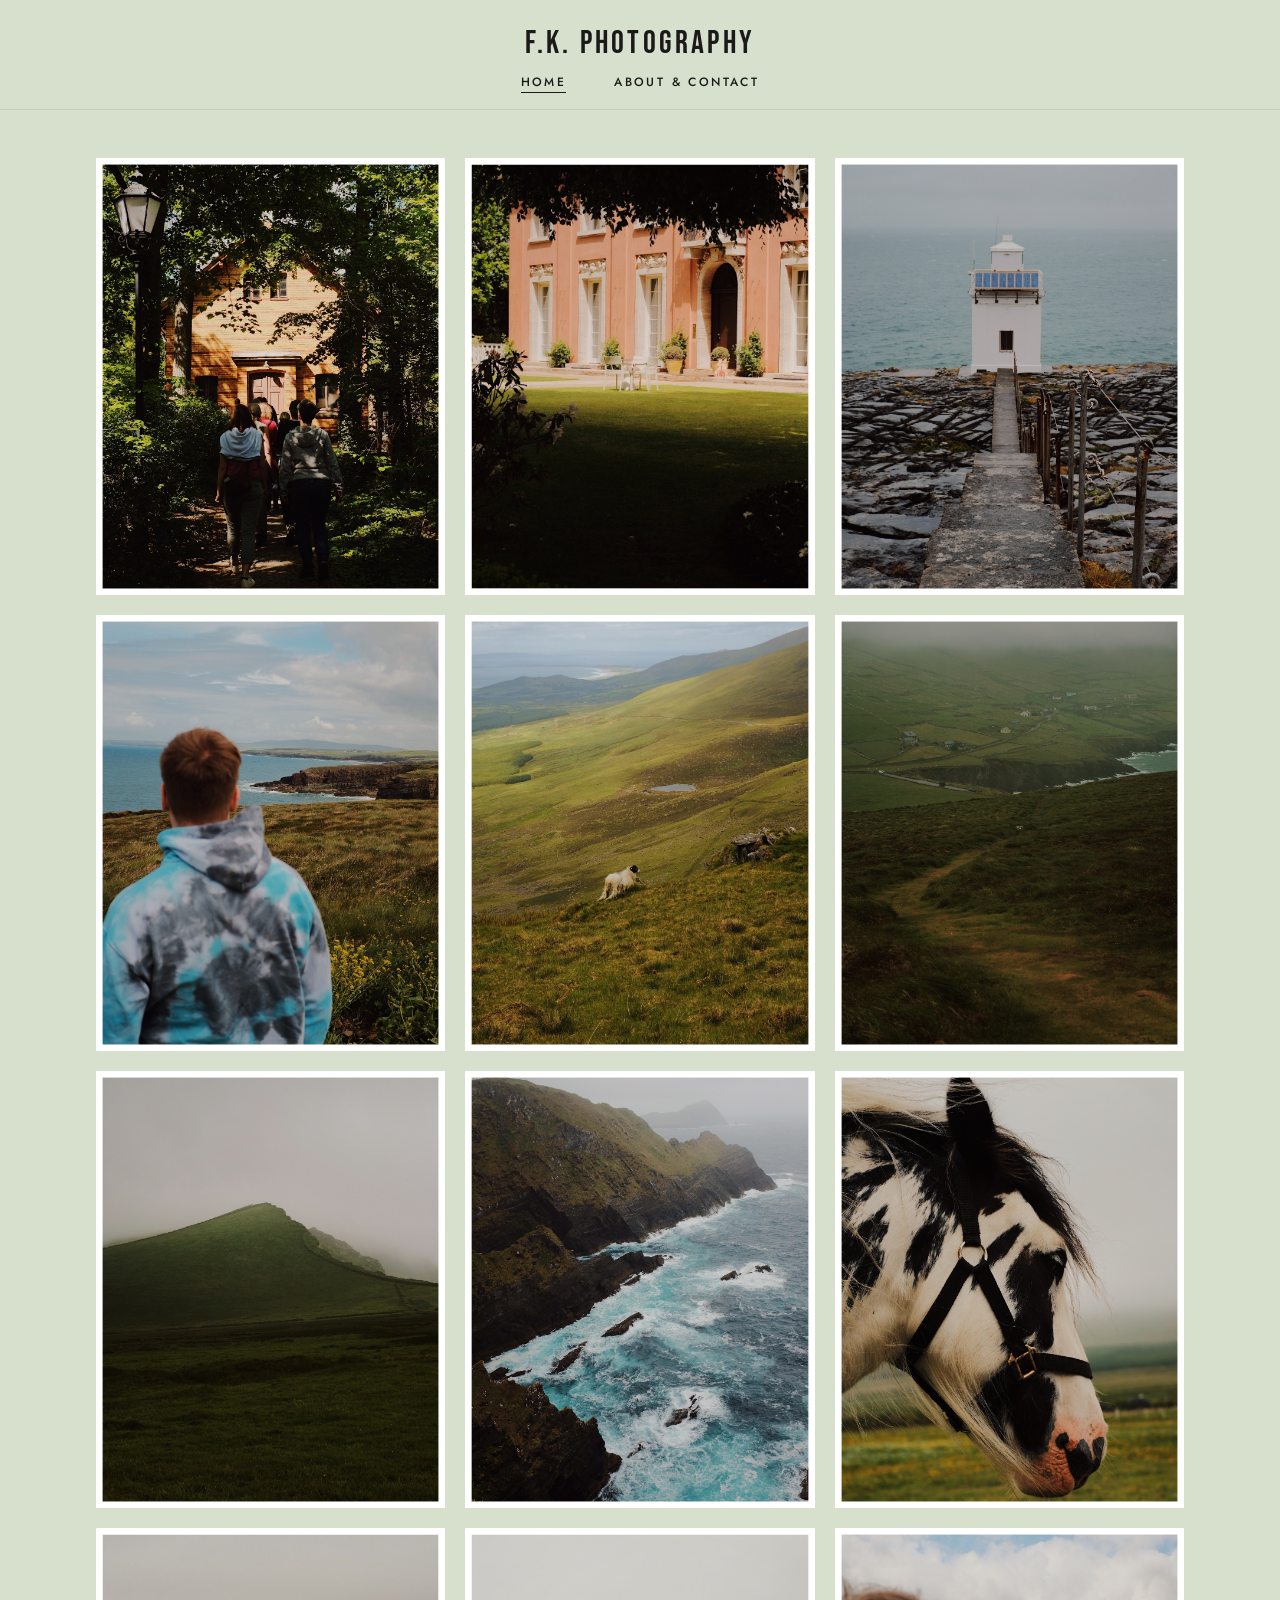
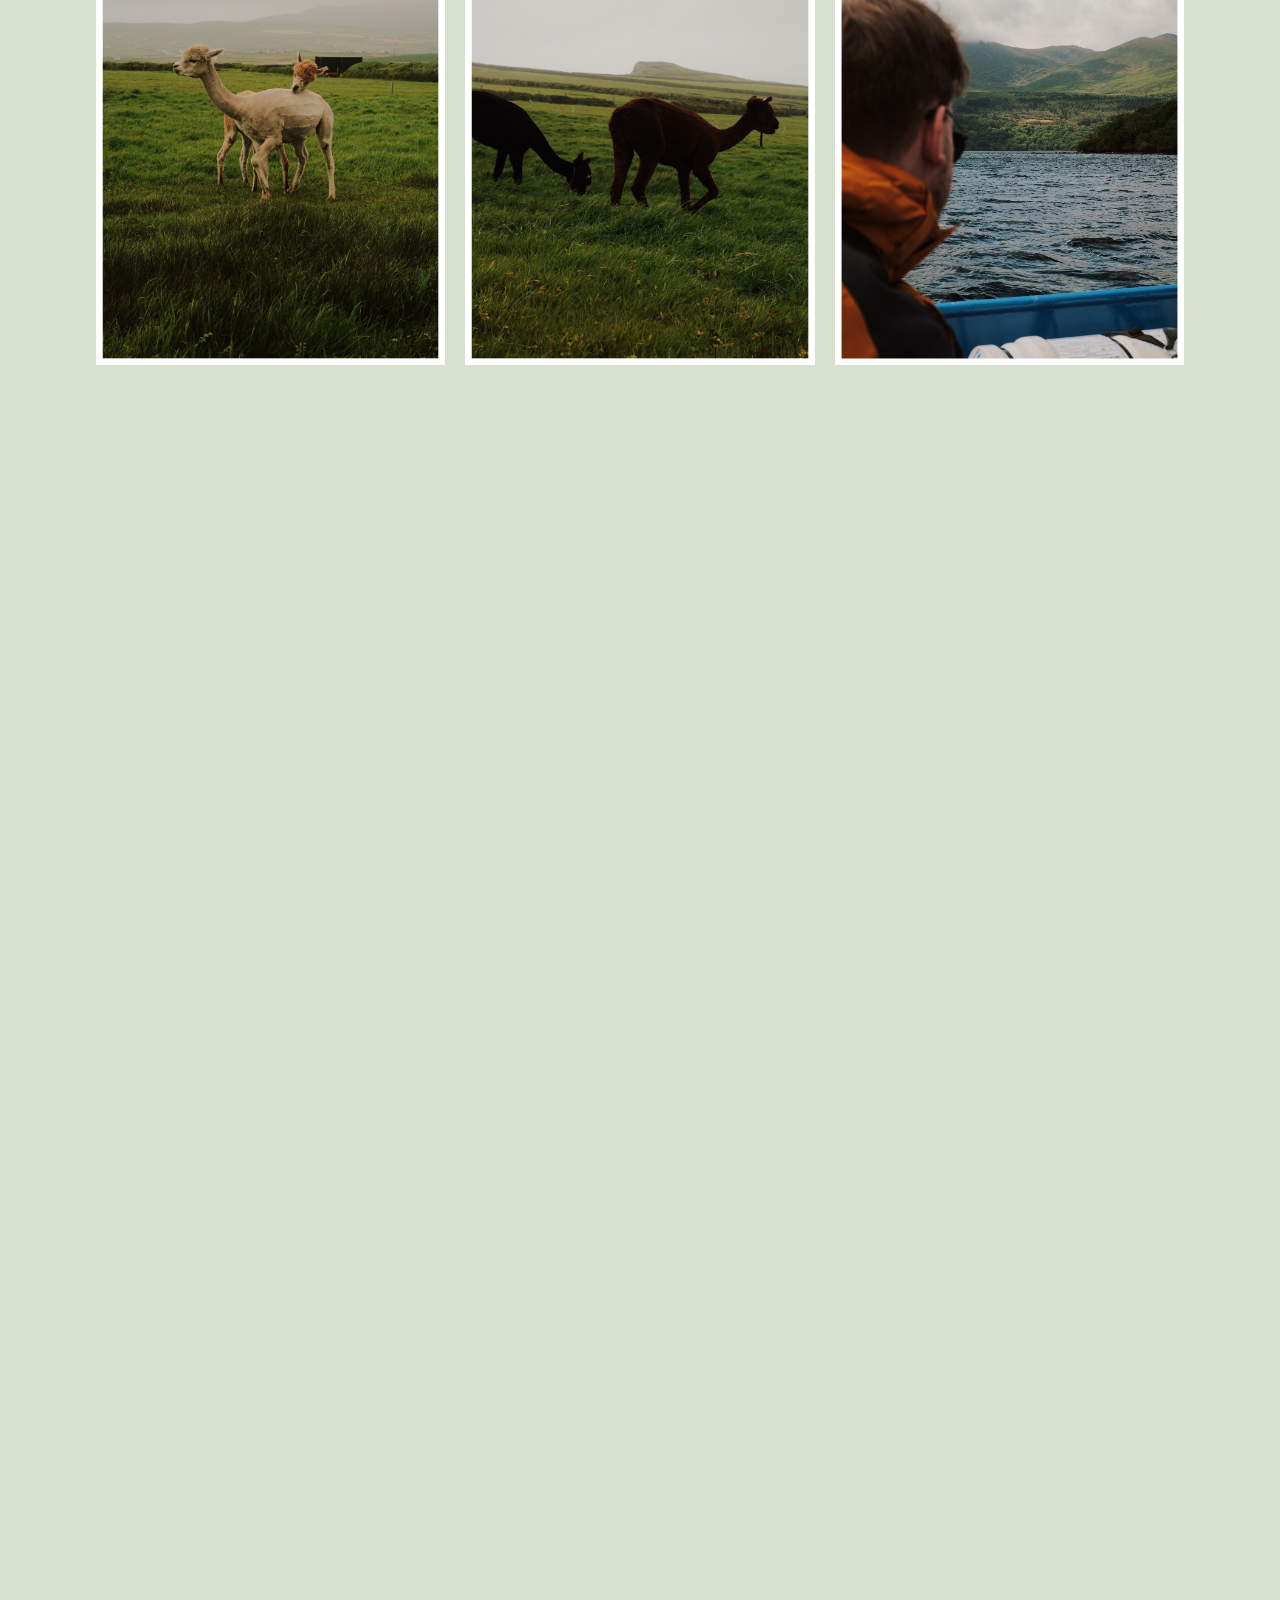
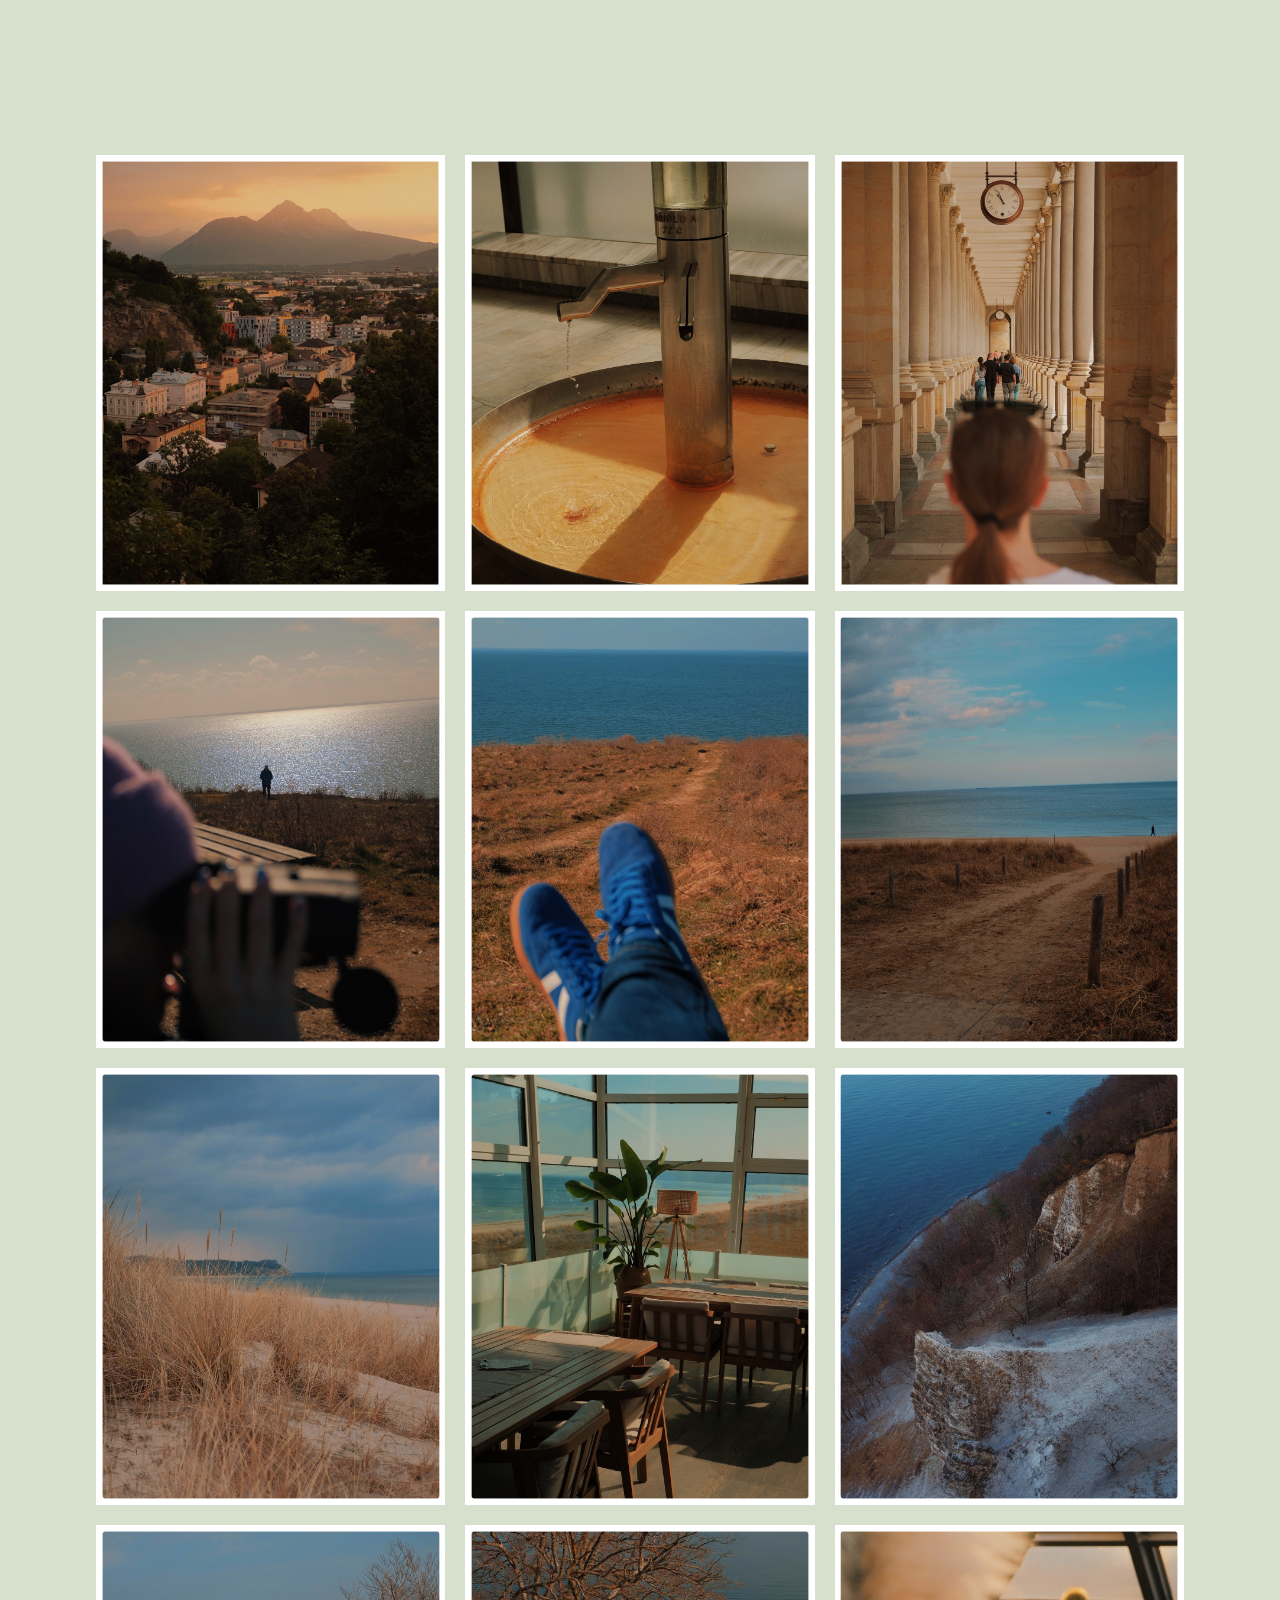
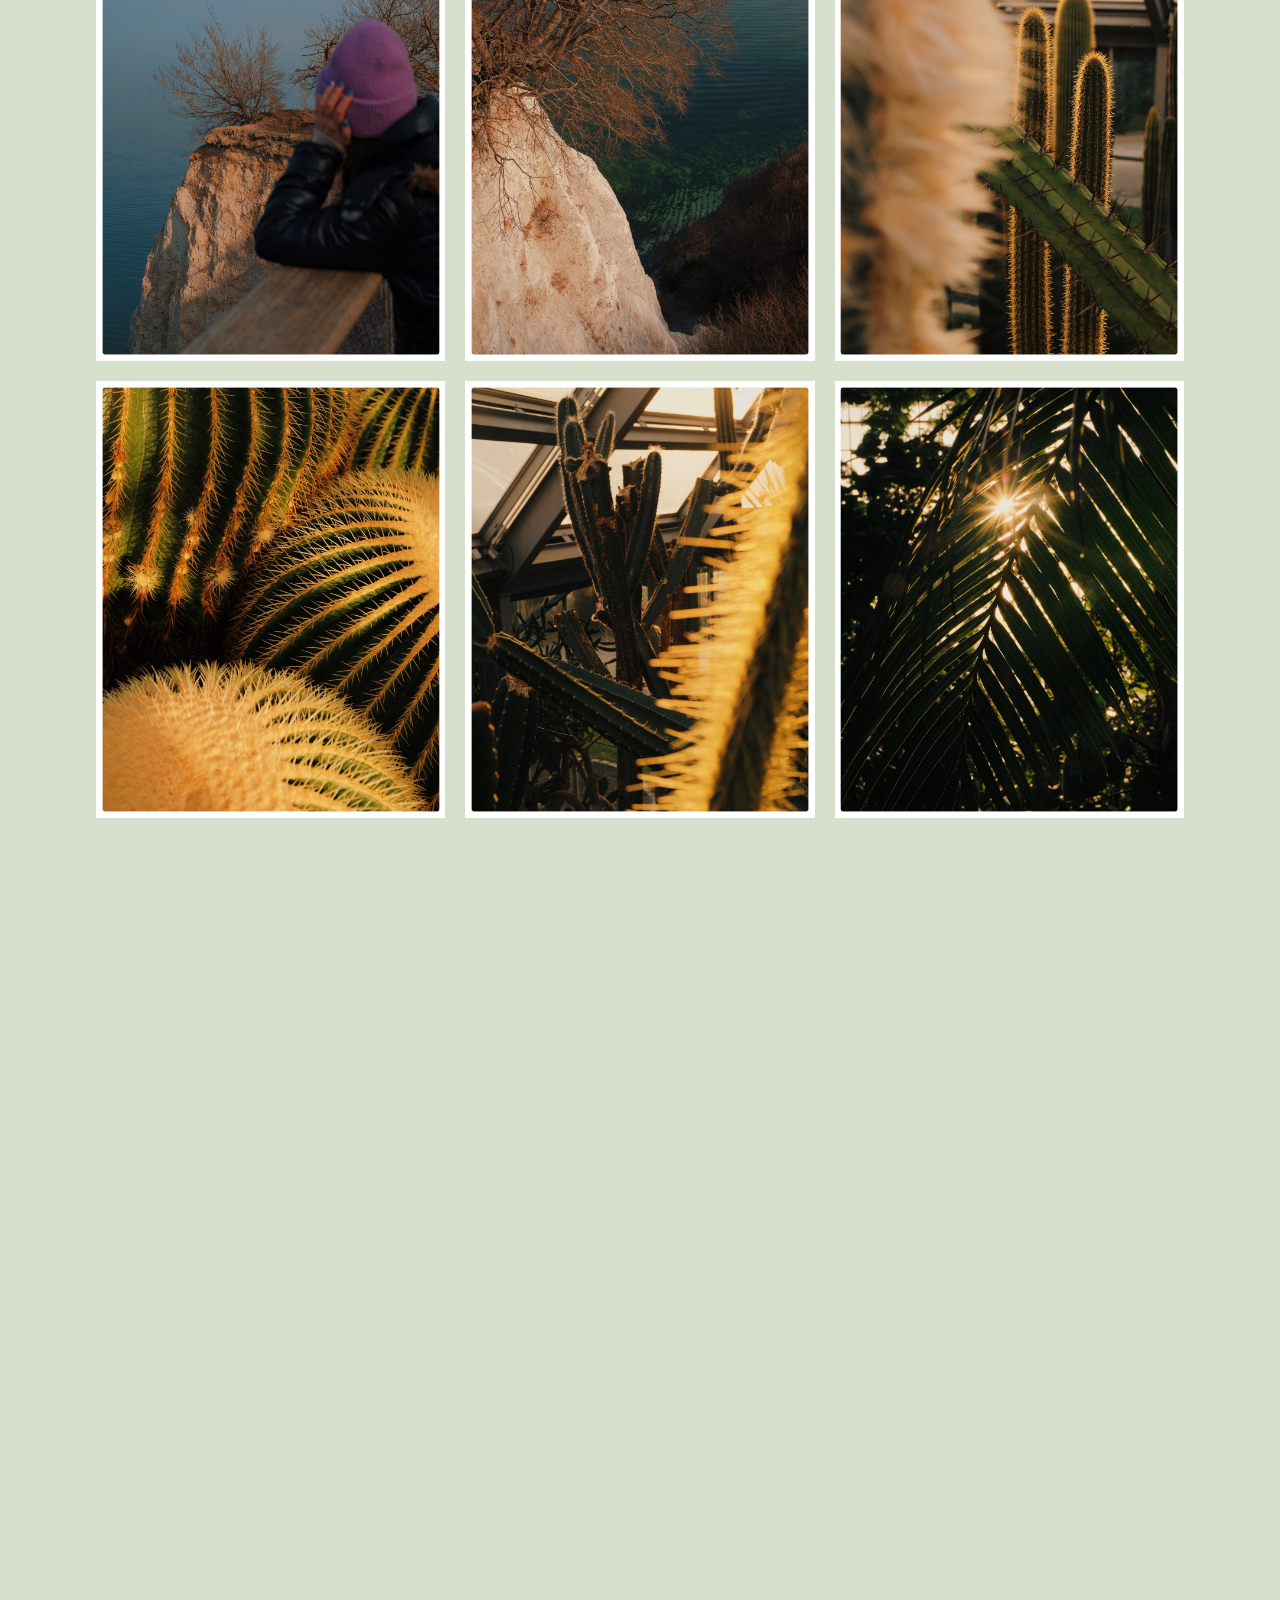
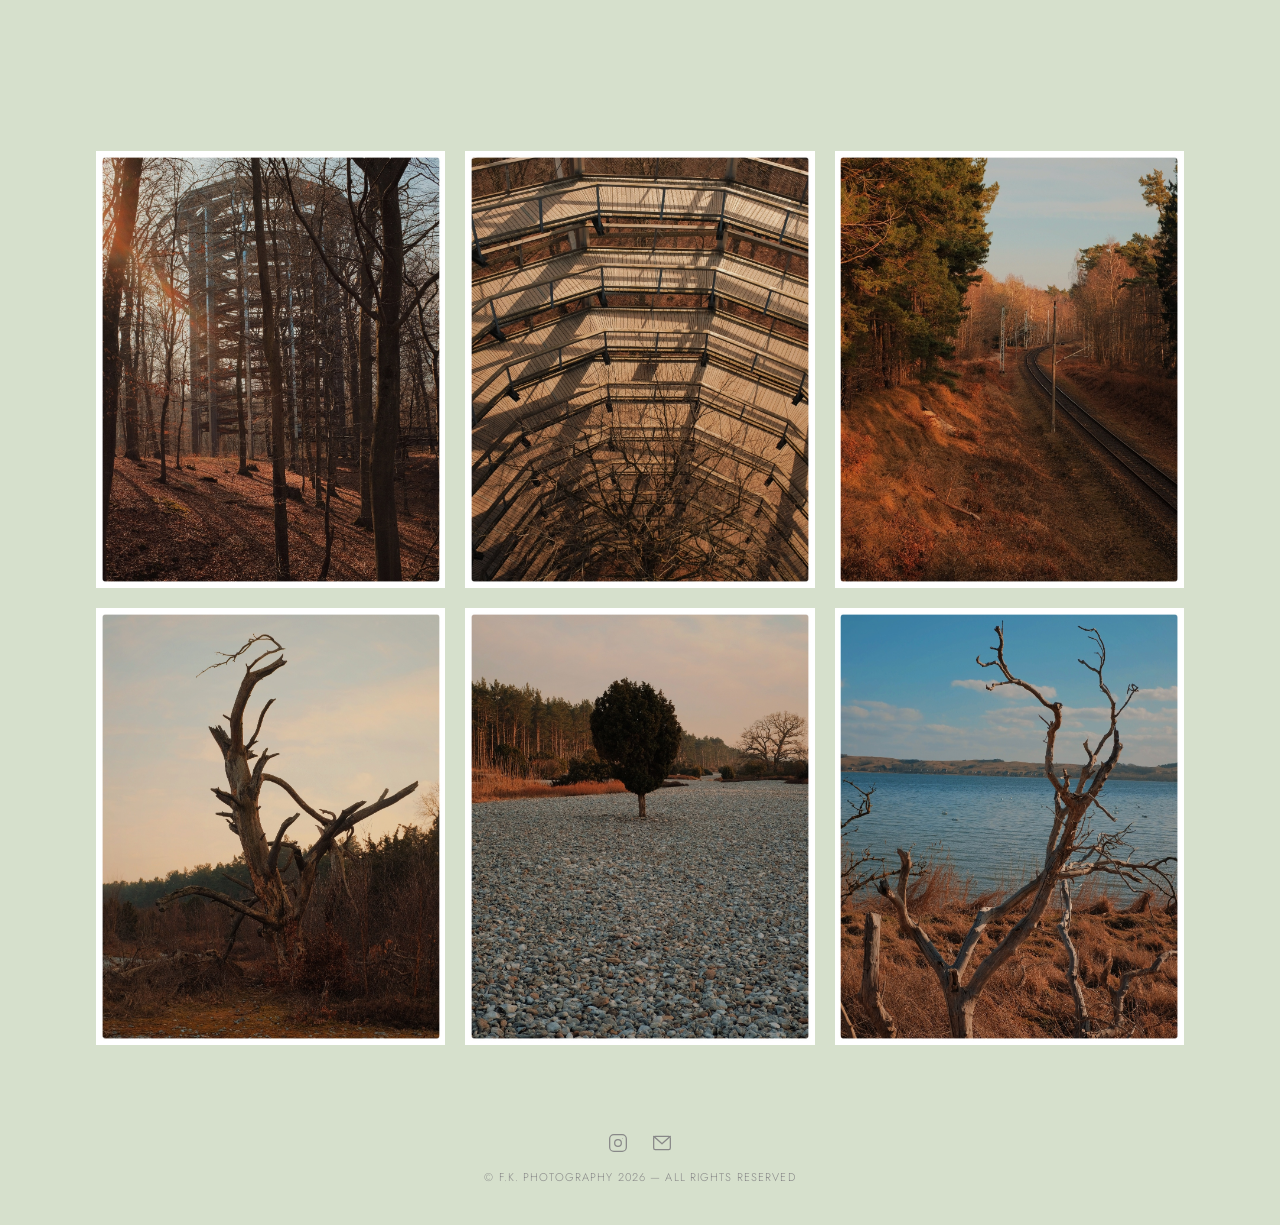
<file: index.html>
<!DOCTYPE html>
<html lang="en">
<head>
  <meta charset="UTF-8" />
  <meta name="viewport" content="width=device-width, initial-scale=1.0" />
  <title>F.K. Photography</title>
  <link rel="stylesheet" href="style.css" />
</head>
<body>

  <!-- NAV -->
  <nav>
    <a href="index.html" class="nav-logo">F.K. Photography</a>
    <ul class="nav-links">
      <li><a href="index.html" class="active">Home</a></li>
      <li><a href="about.html">About &amp; Contact</a></li>
    </ul>
    <button class="nav-toggle" aria-label="Open menu" onclick="openMenu()">
      <span></span><span></span><span></span>
    </button>
  </nav>

  <!-- MOBILE OVERLAY -->
  <div class="nav-overlay" id="navOverlay">
    <button class="nav-overlay-close" onclick="closeMenu()">&#x2715;</button>
    <a href="index.html" onclick="closeMenu()">Home</a>
    <a href="about.html" onclick="closeMenu()">About &amp; Contact</a>
  </div>

  <!-- MAIN -->
  <main>
    <div class="photo-grid" id="photoGrid">

      <!--
        ADDING NEW PHOTOS:
        1. Name new files manually: photo (20).jpeg, photo (21).jpeg etc.
        2. Copy one of the blocks below and paste it at the TOP of this list
        3. Update the number in src to match your new filename
      -->

      <!-- NEWEST PHOTOS AT TOP -->
      <div class="photo-grid-item fade-in"><img src="images/home/photo (48).jpeg" alt="Photo 48" loading="lazy" /></div>
      <div class="photo-grid-item fade-in"><img src="images/home/photo (47).jpeg" alt="Photo 47" loading="lazy" /></div>
      <div class="photo-grid-item fade-in"><img src="images/home/photo (46).jpeg" alt="Photo 46" loading="lazy" /></div>
      <div class="photo-grid-item fade-in"><img src="images/home/photo (45).jpeg" alt="Photo 45" loading="lazy" /></div>
      <div class="photo-grid-item fade-in"><img src="images/home/photo (44).jpeg" alt="Photo 44" loading="lazy" /></div>
      <div class="photo-grid-item fade-in"><img src="images/home/photo (43).jpeg" alt="Photo 43" loading="lazy" /></div>
      <div class="photo-grid-item fade-in"><img src="images/home/photo (42).jpeg" alt="Photo 42" loading="lazy" /></div>
      <div class="photo-grid-item fade-in"><img src="images/home/photo (41).jpeg" alt="Photo 41" loading="lazy" /></div>
      <div class="photo-grid-item fade-in"><img src="images/home/photo (40).jpeg" alt="Photo 40" loading="lazy" /></div>
      <div class="photo-grid-item fade-in"><img src="images/home/photo (39).jpeg" alt="Photo 39" loading="lazy" /></div>
      <div class="photo-grid-item fade-in"><img src="images/home/photo (38).jpeg" alt="Photo 38" loading="lazy" /></div>
      <div class="photo-grid-item fade-in"><img src="images/home/photo (37).jpeg" alt="Photo 37" loading="lazy" /></div>
      <div class="photo-grid-item fade-in"><img src="images/home/photo (36).jpeg" alt="Photo 36" loading="lazy" /></div>
      <div class="photo-grid-item fade-in"><img src="images/home/photo (35).jpeg" alt="Photo 35" loading="lazy" /></div>
      <div class="photo-grid-item fade-in"><img src="images/home/photo (34).jpeg" alt="Photo 34" loading="lazy" /></div>
      <div class="photo-grid-item fade-in"><img src="images/home/photo (33).jpeg" alt="Photo 33" loading="lazy" /></div>
      <div class="photo-grid-item fade-in"><img src="images/home/photo (32).jpeg" alt="Photo 32" loading="lazy" /></div>
      <div class="photo-grid-item fade-in"><img src="images/home/photo (31).jpeg" alt="Photo 31" loading="lazy" /></div>
      <div class="photo-grid-item fade-in"><img src="images/home/photo (30).jpeg" alt="Photo 30" loading="lazy" /></div>
      <div class="photo-grid-item fade-in"><img src="images/home/photo (29).jpeg" alt="Photo 29" loading="lazy" /></div>
      <div class="photo-grid-item fade-in"><img src="images/home/photo (28).jpeg" alt="Photo 28" loading="lazy" /></div>
      <div class="photo-grid-item fade-in"><img src="images/home/photo (27).jpeg" alt="Photo 27" loading="lazy" /></div>
      <div class="photo-grid-item fade-in"><img src="images/home/photo (26).jpeg" alt="Photo 26" loading="lazy" /></div>
      <div class="photo-grid-item fade-in"><img src="images/home/photo (25).jpeg" alt="Photo 25" loading="lazy" /></div>
      <div class="photo-grid-item fade-in"><img src="images/home/photo (24).jpg" alt="Photo 24" loading="lazy" /></div>
      <div class="photo-grid-item fade-in"><img src="images/home/photo (23).jpg" alt="Photo 23" loading="lazy" /></div>
      <div class="photo-grid-item fade-in"><img src="images/home/photo (22).jpg" alt="Photo 22" loading="lazy" /></div>
      <div class="photo-grid-item fade-in"><img src="images/home/photo (21).jpg" alt="Photo 21" loading="lazy" /></div>
      <div class="photo-grid-item fade-in"><img src="images/home/photo (20).jpg" alt="Photo 20" loading="lazy" /></div>
      <div class="photo-grid-item fade-in"><img src="images/home/photo (19).jpg" alt="Photo 19" loading="lazy" /></div>
      <div class="photo-grid-item fade-in"><img src="images/home/photo (18).jpg" alt="Photo 18" loading="lazy" /></div>
      <div class="photo-grid-item fade-in"><img src="images/home/photo (17).jpg" alt="Photo 17" loading="lazy" /></div>
      <div class="photo-grid-item fade-in"><img src="images/home/photo (16).jpg" alt="Photo 16" loading="lazy" /></div>
      <div class="photo-grid-item fade-in"><img src="images/home/photo (15).jpg" alt="Photo 15" loading="lazy" /></div>
      <div class="photo-grid-item fade-in"><img src="images/home/photo (14).jpg" alt="Photo 14" loading="lazy" /></div>
      <div class="photo-grid-item fade-in"><img src="images/home/photo (13).jpg" alt="Photo 13" loading="lazy" /></div>
      <div class="photo-grid-item fade-in"><img src="images/home/photo (12).jpg" alt="Photo 12" loading="lazy" /></div>
      <div class="photo-grid-item fade-in"><img src="images/home/photo (11).jpg" alt="Photo 11" loading="lazy" /></div>
      <div class="photo-grid-item fade-in"><img src="images/home/photo (10).jpg" alt="Photo 10" loading="lazy" /></div>
      <div class="photo-grid-item fade-in"><img src="images/home/photo (9).jpg" alt="Photo 9" loading="lazy" /></div>
      <div class="photo-grid-item fade-in"><img src="images/home/photo (8).jpg" alt="Photo 8" loading="lazy" /></div>
      <div class="photo-grid-item fade-in"><img src="images/home/photo (7).jpg" alt="Photo 7" loading="lazy" /></div>
      <div class="photo-grid-item fade-in"><img src="images/home/photo (6).jpg" alt="Photo 6" loading="lazy" /></div>
      <div class="photo-grid-item fade-in"><img src="images/home/photo (5).jpg" alt="Photo 5" loading="lazy" /></div>
      <div class="photo-grid-item fade-in"><img src="images/home/photo (4).jpg" alt="Photo 4" loading="lazy" /></div>
      <div class="photo-grid-item fade-in"><img src="images/home/photo (3).jpg" alt="Photo 3" loading="lazy" /></div>
      <div class="photo-grid-item fade-in"><img src="images/home/photo (2).jpg" alt="Photo 2" loading="lazy" /></div>
      <div class="photo-grid-item fade-in"><img src="images/home/photo (1).jpg" alt="Photo 1" loading="lazy" /></div>

    </div>
  </main>

  <!-- FOOTER -->
  <footer>
    <div class="footer-icons">
      <a href="https://instagram.com/photos_by_fk" target="_blank" rel="noopener" aria-label="Instagram">
        <svg viewBox="0 0 24 24" xmlns="http://www.w3.org/2000/svg">
          <rect x="2" y="2" width="20" height="20" rx="5" ry="5"/>
          <circle cx="12" cy="12" r="4"/>
          <circle cx="17.5" cy="6.5" r="0.5" fill="currentColor" stroke="none"/>
        </svg>
      </a>
      <a id="footermaillink" aria-label="Email">
        <svg viewBox="0 0 24 24" xmlns="http://www.w3.org/2000/svg">
          <rect x="2" y="4" width="20" height="16" rx="2"/>
          <polyline points="2,4 12,13 22,4"/>
        </svg>
      </a>
    </div>
    <p>&copy; F.K. Photography 2026 &mdash; All rights reserved</p>
  </footer>

  <script src="script.js"></script>
  <script>
    var u = 'f.k.photography';
    var d = 'outlook.com';
    var fl = document.getElementById('footermaillink');
    if (fl) { fl.href = 'mailto:' + u + '@' + d; }
  </script>

</body>
</html>
</file>
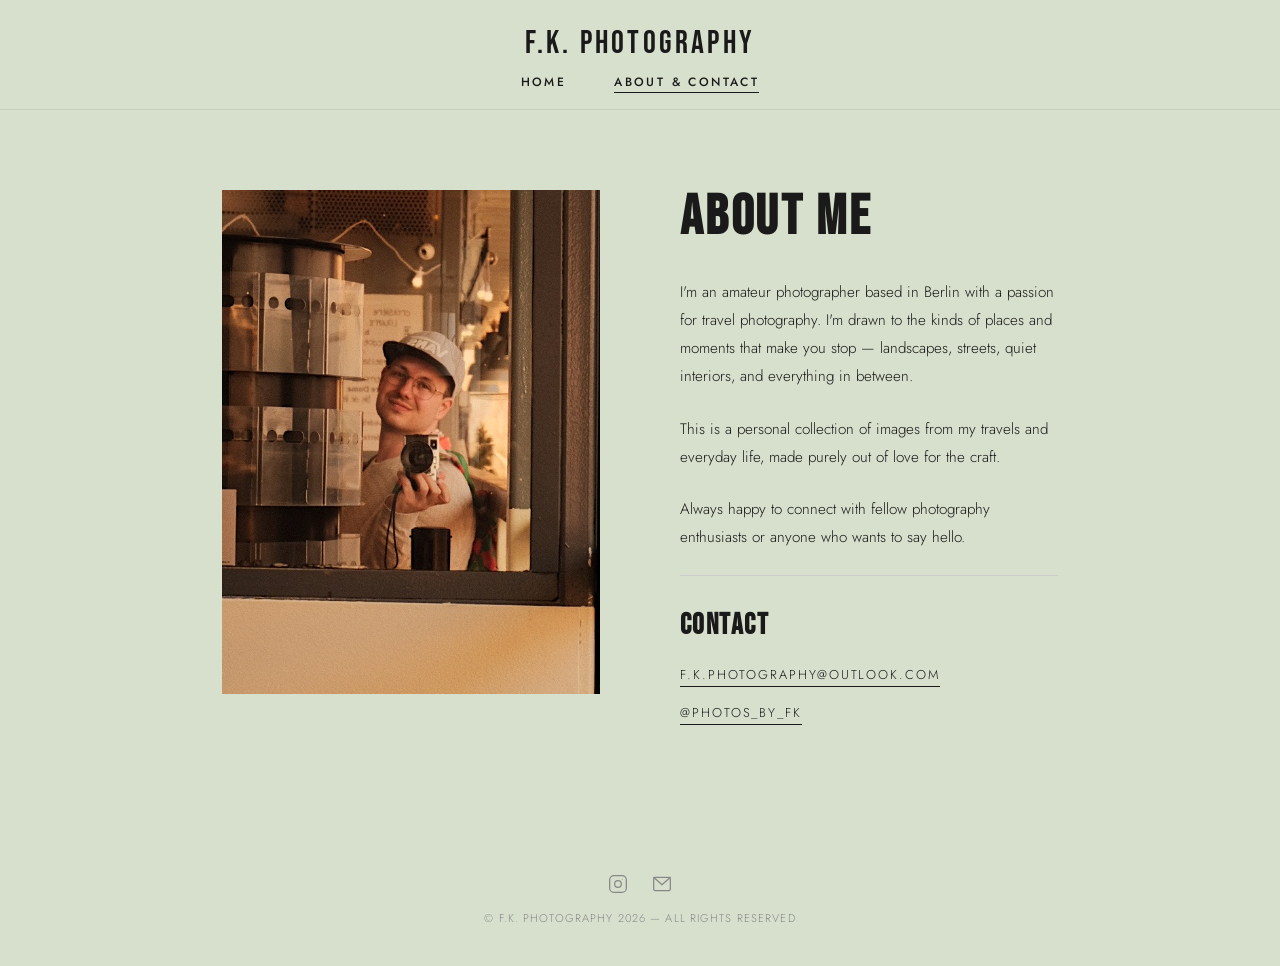
<file: about.html>
<!DOCTYPE html>
<html lang="en">
<head>
  <meta charset="UTF-8" />
  <meta name="viewport" content="width=device-width, initial-scale=1.0" />
  <title>About & Contact — F.K. Photography</title>
  <link rel="stylesheet" href="style.css" />
</head>
<body>

  <!-- NAV -->
  <nav>
    <a href="index.html" class="nav-logo">F.K. Photography</a>
    <ul class="nav-links">
      <li><a href="index.html">Home</a></li>
      <li><a href="about.html" class="active">About &amp; Contact</a></li>
    </ul>
    <button class="nav-toggle" aria-label="Open menu" onclick="openMenu()">
      <span></span><span></span><span></span>
    </button>
  </nav>

  <!-- MOBILE OVERLAY -->
  <div class="nav-overlay" id="navOverlay">
    <button class="nav-overlay-close" onclick="closeMenu()">&#x2715;</button>
    <a href="index.html" onclick="closeMenu()">Home</a>
    <a href="about.html" onclick="closeMenu()">About &amp; Contact</a>
  </div>

  <!-- MAIN -->
  <main>
    <div class="about-wrap">

      <!-- Left: portrait -->
      <div class="about-image fade-in">
        <img src="images/about/portrait.jpeg" alt="F.K. Photography" />
      </div>

      <!-- Right: text + contact -->
      <div class="about-text fade-in">
        <h1>About Me</h1>

        <p>
          I'm an amateur photographer based in Berlin with a passion for
          travel photography. I'm drawn to the kinds of places and moments
          that make you stop — landscapes, streets, quiet interiors, and
          everything in between.
        </p>
        <p>
          This is a personal collection of images from my travels and
          everyday life, made purely out of love for the craft.
        </p>
        <p>
          Always happy to connect with fellow photography enthusiasts
          or anyone who wants to say hello.
        </p>

        <div class="contact-block">
          <h2>Contact</h2>
          <a id="maillink">f.k.photography&#64;outlook&#46;com</a>
          <br />
          <a href="https://instagram.com/photos_by_fk" target="_blank" rel="noopener">
            &#64;photos_by_fk
          </a>
        </div>
      </div>

    </div>
  </main>

  <!-- FOOTER -->
  <footer>
    <div class="footer-icons">
      <a href="https://instagram.com/photos_by_fk" target="_blank" rel="noopener" aria-label="Instagram">
        <svg viewBox="0 0 24 24" xmlns="http://www.w3.org/2000/svg">
          <rect x="2" y="2" width="20" height="20" rx="5" ry="5"/>
          <circle cx="12" cy="12" r="4"/>
          <circle cx="17.5" cy="6.5" r="0.5" fill="currentColor" stroke="none"/>
        </svg>
      </a>
      <a id="footermaillink" aria-label="Email">
        <svg viewBox="0 0 24 24" xmlns="http://www.w3.org/2000/svg">
          <rect x="2" y="4" width="20" height="16" rx="2"/>
          <polyline points="2,4 12,13 22,4"/>
        </svg>
      </a>
    </div>
    <p>&copy; F.K. Photography 2026 &mdash; All rights reserved</p>
  </footer>

  <script src="script.js"></script>

  <!-- Set email links via JS so Cloudflare cannot scramble them -->
  <script>
    var u = 'f.k.photography';
    var d = 'outlook.com';
    var e = u + '@' + d;
    var m = 'mailto:' + e;
    var ml = document.getElementById('maillink');
    if (ml) { ml.href = m; }
    var fl = document.getElementById('footermaillink');
    if (fl) { fl.href = m; }
  </script>

</body>
</html>
</file>
<file: style.css>
/* =============================================
   F.K. PHOTOGRAPHY — style.css
   ============================================= */

@import url('https://fonts.googleapis.com/css2?family=Bebas+Neue&family=Jost:ital,wght@0,300;0,400;0,500;1,300&display=swap');

:root {
  --bg:        #d6e0cc;
  --fg:        #1a1a1a;
  --fg-muted:  #888;
  --accent:    #1a1a1a;
  --nav-h:     110px;
  --font-display: 'Bebas Neue', sans-serif;
  --font-body:    'Jost', sans-serif;
}

*, *::before, *::after {
  box-sizing: border-box;
  margin: 0;
  padding: 0;
}

html { scroll-behavior: smooth; }

body {
  background: var(--bg);
  color: var(--fg);
  font-family: var(--font-body);
  font-weight: 300;
  min-height: 100vh;
}

a { color: inherit; text-decoration: none; }

img {
  display: block;
  width: 100%;
  height: 100%;
  object-fit: cover;
}

/* =============================================
   NAV
   ============================================= */

nav {
  position: fixed;
  top: 0; left: 0; right: 0;
  z-index: 100;
  height: var(--nav-h);
  display: flex;
  flex-direction: column;
  align-items: center;
  justify-content: center;
  gap: 0.4rem;
  padding: 1.2rem 2rem 0.8rem;
  background: var(--bg);
  border-bottom: 1px solid rgba(0,0,0,0.08);
}

.nav-logo {
  font-family: var(--font-display);
  font-size: 2rem;
  letter-spacing: 0.1em;
  text-transform: uppercase;
}

.nav-links {
  display: flex;
  gap: 3rem;
  list-style: none;
}

.nav-links a {
  font-family: var(--font-body);
  font-size: 0.75rem;
  font-weight: 500;
  letter-spacing: 0.2em;
  text-transform: uppercase;
  position: relative;
  padding-bottom: 2px;
}

.nav-links a::after {
  content: '';
  position: absolute;
  bottom: 0; left: 0;
  width: 0;
  height: 1px;
  background: var(--fg);
  transition: width 0.3s ease;
}

.nav-links a:hover::after,
.nav-links a.active::after { width: 100%; }

/* Mobile toggle — hidden on all sizes, we keep centered nav */
.nav-toggle {
  display: none;
}

/* =============================================
   MOBILE NAV OVERLAY
   ============================================= */

.nav-overlay {
  display: none;
  position: fixed;
  inset: 0;
  z-index: 99;
  background: var(--bg);
  flex-direction: column;
  align-items: center;
  justify-content: center;
  gap: 2.5rem;
}

.nav-overlay.open { display: flex; }

.nav-overlay a {
  font-family: var(--font-display);
  font-size: 3rem;
  letter-spacing: 0.06em;
}

.nav-overlay-close {
  position: absolute;
  top: 1.5rem; right: 2rem;
  background: none;
  border: none;
  font-size: 2rem;
  cursor: pointer;
  color: var(--fg);
  font-family: var(--font-body);
  font-weight: 300;
}

/* =============================================
   PAGE WRAPPER
   ============================================= */

main { padding-top: var(--nav-h); }

/* =============================================
   HOME — PHOTO GRID
   ============================================= */

.photo-grid {
  display: grid;
  grid-template-columns: repeat(3, 1fr);
  gap: 20px;
  padding: 3rem 6rem;
  max-width: 1400px;
  margin: 0 auto;
}

.photo-grid-item {
  overflow: hidden;
  aspect-ratio: 4/5;
}

.photo-grid-item img {
  width: 100%;
  height: 100%;
  object-fit: cover;
  display: block;
}

/* =============================================
   ABOUT PAGE
   ============================================= */

.about-wrap {
  max-width: 900px;
  margin: 0 auto;
  padding: 5rem 2rem 6rem;
  display: grid;
  grid-template-columns: 1fr 1fr;
  gap: 5rem;
  align-items: start;
}

.about-image {
  aspect-ratio: 3/4;
  overflow: hidden;
  cursor: default;
  pointer-events: none;
}

.about-image img {
  width: 100%;
  height: 100%;
  object-fit: cover;
}

.about-text h1 {
  font-family: var(--font-display);
  font-size: 3.5rem;
  letter-spacing: 0.05em;
  line-height: 1;
  margin-bottom: 2rem;
}

.about-text p {
  font-size: 0.95rem;
  line-height: 1.85;
  margin-bottom: 1.5rem;
}

.contact-block {
  border-top: 1px solid #ccc;
  padding-top: 2rem;
  margin-top: 1rem;
}

.contact-block h2 {
  font-family: var(--font-display);
  font-size: 1.8rem;
  letter-spacing: 0.05em;
  margin-bottom: 1.2rem;
}

.contact-block a {
  display: inline-block;
  font-size: 0.8rem;
  letter-spacing: 0.15em;
  text-transform: uppercase;
  border-bottom: 1px solid var(--fg);
  padding-bottom: 2px;
  margin-bottom: 0.8rem;
  transition: opacity 0.2s;
}

.contact-block a:hover { opacity: 0.5; }

/* =============================================
   FOOTER
   ============================================= */

footer {
  padding: 2.5rem 2rem;
  font-size: 0.7rem;
  letter-spacing: 0.1em;
  color: var(--fg-muted);
  text-align: center;
  text-transform: uppercase;
  display: flex;
  flex-direction: column;
  align-items: center;
  gap: 1rem;
}

.footer-icons {
  display: flex;
  gap: 1.5rem;
  align-items: center;
}

.footer-icons a {
  color: var(--fg-muted);
  transition: color 0.2s ease;
  display: flex;
  align-items: center;
}

.footer-icons a:hover { color: var(--fg); }

.footer-icons svg {
  width: 20px;
  height: 20px;
  fill: none;
  stroke: currentColor;
  stroke-width: 1.5;
  stroke-linecap: round;
  stroke-linejoin: round;
}

/* =============================================
   FADE-IN ON SCROLL
   ============================================= */

.fade-in {
  opacity: 0;
  transform: translateY(16px);
  transition: opacity 0.7s ease, transform 0.7s ease;
}

.fade-in.visible {
  opacity: 1;
  transform: none;
}

/* =============================================
   RESPONSIVE
   ============================================= */

@media (max-width: 1100px) {
  .photo-grid { padding: 2.5rem 3rem; }
}

@media (max-width: 900px) {
  .about-wrap {
    grid-template-columns: 1fr;
    gap: 2rem;
    padding: 3rem 1.5rem 5rem;
  }
  .about-image { order: 2; aspect-ratio: unset; max-width: 260px; margin: 0 auto; }
  .about-text  { order: 1; }
  .photo-grid { padding: 2rem; }
}

@media (max-width: 700px) {
  .photo-grid {
    grid-template-columns: repeat(2, 1fr);
    padding: 1.5rem 1rem;
    gap: 12px;
  }
  .nav-logo { font-size: 1.4rem; }
  .nav-links a { font-size: 0.65rem; letter-spacing: 0.14em; }
  nav { gap: 0.3rem; }
}

@media (max-width: 420px) {
  .photo-grid { grid-template-columns: repeat(2, 1fr); }
  .nav-logo { font-size: 1.2rem; }
  .nav-links { gap: 1.5rem; }
}
</file>
